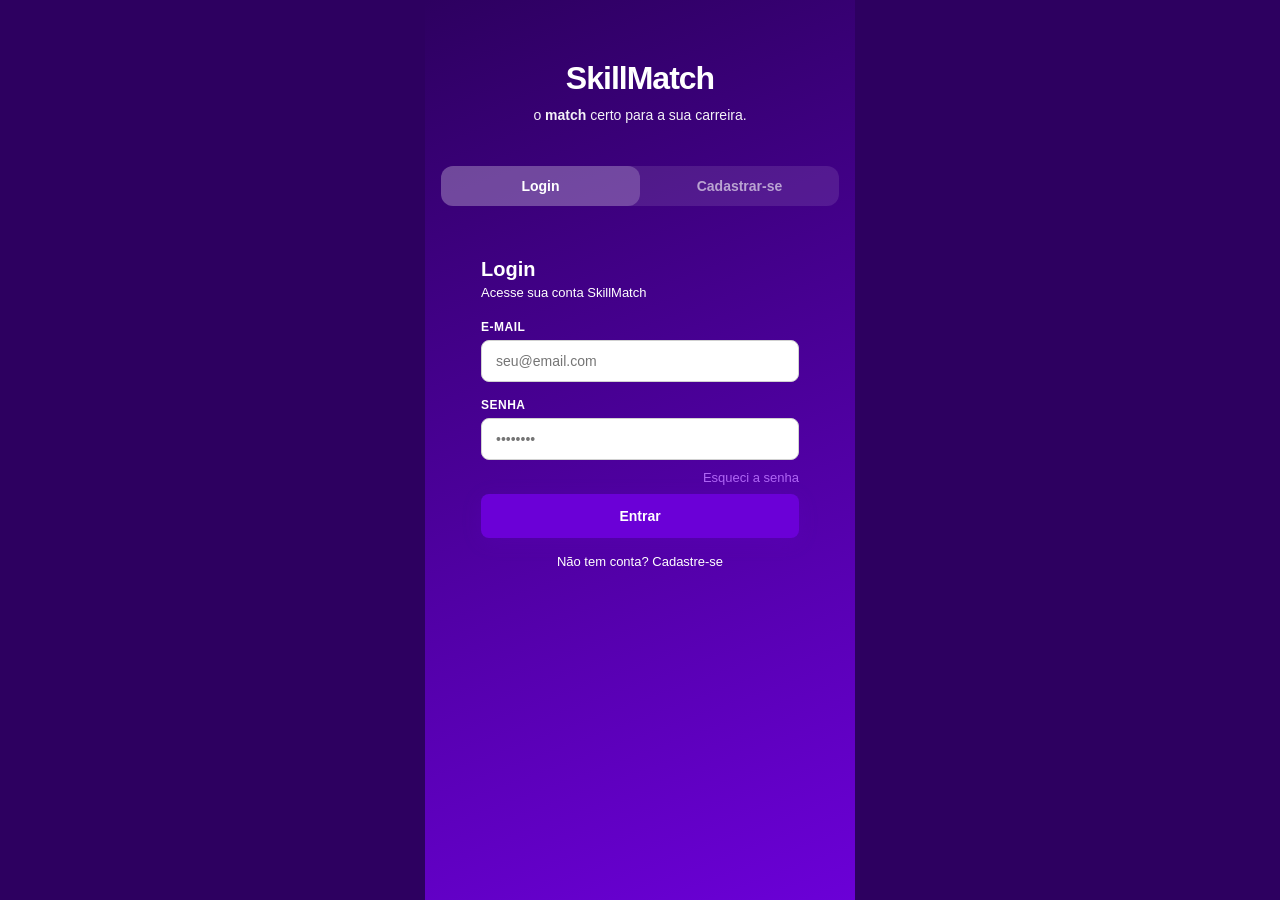
<file: frontend/index.html>
<!DOCTYPE html>
<html lang="pt-BR">
<head>
  <meta charset="UTF-8" />
  <meta name="viewport" content="width=device-width, initial-scale=1.0" />
  <title>SkillMatch</title>
  <link rel="icon" href="/frontend/img/iconSkillMatch.png" type="image/png">
  <link rel="stylesheet" href="/frontend/css/style.css" />
  <style>
    .auth-shell {
      max-width: 430px; margin: 0 auto; min-height: 100vh;
      background: linear-gradient(160deg, #2D0060 0%, #6B00D7 100%);
      display: flex; flex-direction: column;
    }
    .auth-top {
      padding: 60px 24px 40px;
      display: flex; flex-direction: column; align-items: center; gap: 8px;
    }
    .auth-top .logo-big { font-size: 32px; font-weight: 800; letter-spacing: -1px; }
    .auth-top .logo-big span { color: #ffffff; }
    .auth-top .tagline { font-size: 14px; text-align: center; }
    .tabs { display: flex; background: rgba(255,255,255,0.1); border-radius: 12px; margin: 0 16px; }
    .tab-btn {
      flex: 1; padding: 12px; border: none; background: none; color: rgba(255,255,255,0.6);
      font-size: 14px; font-weight: 600; cursor: pointer; border-radius: 12px;
      transition: all 0.2s;
    }
    .tab-btn.active { background: rgba(255,255,255,0.2); color: #fff; }
    .auth-form { padding: 24px 16px 40px; }
    .form-panel { display: none; }
    .form-panel.active { display: block; }
    .forgot-link { text-align: right; margin-top: -8px; margin-bottom: 8px; }
    .forgot-link a { color: #B066F5; font-size: 13px; text-decoration: none; }
  </style>
</head>
<body>
<div class="auth-shell">
  <div class="auth-top">
    <div class="logo-big">Skill<span>Match</span></div>
    <p class="tagline">o <strong>match</strong> certo para a sua carreira.</p>
  </div>

  <div class="tabs">
    <button class="tab-btn active" onclick="switchTab('login')">Login</button>
    <button class="tab-btn" onclick="switchTab('cadastro')">Cadastrar-se</button>
  </div>

  <div class="auth-form">
    <!-- LOGIN -->
    <div id="panel-login" class="form-panel active">
      <div class="card">
        <h2>Login</h2>
        <p>Acesse sua conta SkillMatch</p>
        <form id="form-login">
          <div class="field">
            <label>E-mail</label>
            <input type="email" id="login-email" required placeholder="seu@email.com" />
          </div>
          <div class="field">
            <label>Senha</label>
            <input type="password" id="login-senha" required placeholder="••••••••" />
          </div>
          <div class="forgot-link"><a href="pages/recuperar-senha.html">Esqueci a senha</a></div>
          <button type="submit" class="btn btn-primary">Entrar</button>
          <p class="text-center mt-16 text-sm">
            Não tem conta? <a class="link" href="#" onclick="switchTab('cadastro')">Cadastre-se</a>
          </p>
        </form>
      </div>
    </div>

    <!-- CADASTRO -->
    <div id="panel-cadastro" class="form-panel">
      <div class="card">
        <h2>Cadastrar-se</h2>
        <p>Crie sua conta e comece a gerar currículos</p>
        <form id="form-cadastro">
          <div class="field">
            <label>Nome completo</label>
            <input type="text" id="cad-nome" required placeholder="Joana Souza" />
          </div>
          <div class="field">
            <label>E-mail</label>
            <input type="email" id="cad-email" required placeholder="seu@email.com" />
          </div>
          <div class="field">
            <label>Senha</label>
            <input type="password" id="cad-senha" required placeholder="Mínimo 6 caracteres" minlength="6" />
          </div>
          <div class="field">
            <label>Confirmar senha</label>
            <input type="password" id="cad-confirma" required placeholder="Repita a senha" />
          </div>
          <button type="submit" class="btn btn-primary">Criar conta</button>
          <p class="text-center mt-16 text-sm">
            Já tem conta? <a class="link" href="#" onclick="switchTab('login')">Fazer login</a>
          </p>
        </form>
      </div>
    </div>
  </div>
</div>

<script src="js/api.js"></script>
<script>
  // Redireciona se já logado
  if (api.isLoggedIn()) window.location.href = 'app.html';

  function switchTab(tab) {
    document.querySelectorAll('.tab-btn').forEach((b, i) =>
      b.classList.toggle('active', (i === 0 && tab === 'login') || (i === 1 && tab === 'cadastro')));
    document.getElementById('panel-login').classList.toggle('active', tab === 'login');
    document.getElementById('panel-cadastro').classList.toggle('active', tab === 'cadastro');
  }

  document.getElementById('form-login').addEventListener('submit', async (e) => {
    e.preventDefault();
    const btn = e.target.querySelector('button');
    btn.disabled = true; btn.textContent = 'Entrando...';
    try {
      await api.login(
        document.getElementById('login-email').value,
        document.getElementById('login-senha').value
      );
      window.location.href = 'app.html';
    } catch (err) {
      showToast(err.message, 'error');
      btn.disabled = false; btn.textContent = 'Entrar';
    }
  });

  document.getElementById('form-cadastro').addEventListener('submit', async (e) => {
    e.preventDefault();
    if (document.getElementById('cad-senha').value !== document.getElementById('cad-confirma').value) {
      showToast('As senhas não coincidem.', 'error'); return;
    }
    const btn = e.target.querySelector('button');
    btn.disabled = true; btn.textContent = 'Criando conta...';
    try {
      await api.register(
        document.getElementById('cad-nome').value,
        document.getElementById('cad-email').value,
        document.getElementById('cad-senha').value
      );
      window.location.href = 'app.html';
    } catch (err) {
      showToast(err.message, 'error');
      btn.disabled = false; btn.textContent = 'Criar conta';
    }
  });
</script>
</body>
</html>
</file>
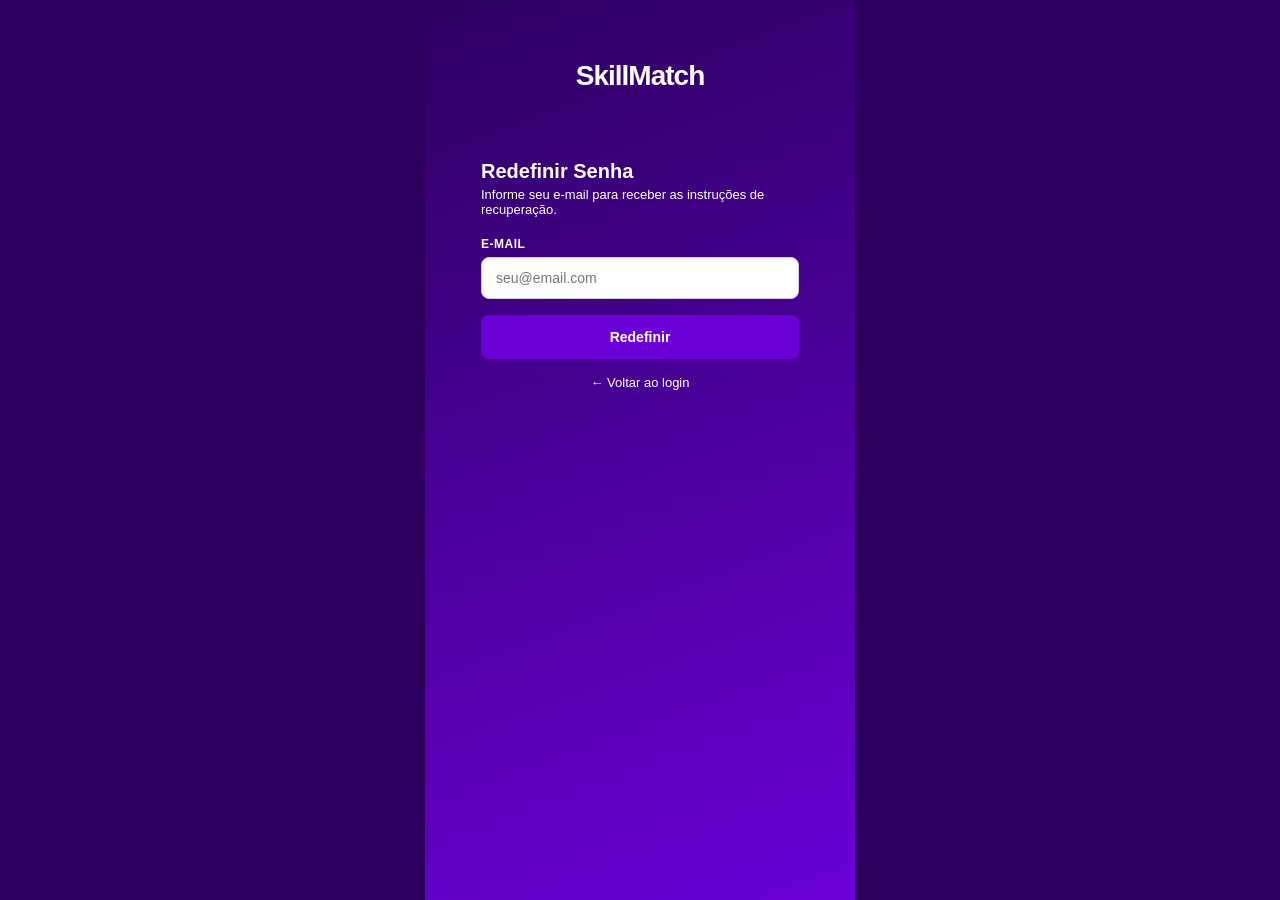
<file: frontend/pages/recuperar-senha.html>
<!DOCTYPE html>
<html lang="pt-BR">
<head>
  <meta charset="UTF-8" />
  <meta name="viewport" content="width=device-width, initial-scale=1.0" />
  <title>SkillMatch — Recuperar Senha</title>
  <link rel="icon" href="/img/iconSkillMatch.png" type="image/png">  
  <link rel="stylesheet" href="/frontend/css/style.css" />
  <style>
    .auth-shell { max-width:430px;margin:0 auto;min-height:100vh;background:linear-gradient(160deg,#2D0060 0%,#6B00D7 100%);display:flex;flex-direction:column; }
    .auth-top { padding:60px 24px 40px;display:flex;flex-direction:column;align-items:center;gap:8px; }
    .logo-big { font-size:28px;font-weight:800;letter-spacing:-1px; }
    .logo-big span { color:#ffffff; }
  </style>
</head>
<body>
<div class="auth-shell">
  <div class="auth-top">
    <div class="logo-big">Skill<span>Match</span></div>
  </div>

  <div style="padding:0 16px">
    <!-- Step 1: Inserir email -->
    <div id="step-email" class="card">
      <h2>Redefinir Senha</h2>
      <p>Informe seu e-mail para receber as instruções de recuperação.</p>
      <div class="field"><label>E-mail</label><input type="email" id="email-rec" placeholder="seu@email.com" /></div>
      <button class="btn btn-primary" onclick="enviarCodigo()">Redefinir</button>
      <p class="text-center mt-16 text-sm"><a class="link" href="../index.html">← Voltar ao login</a></p>
    </div>

    <!-- Step 2: Código de verificação -->
    <div id="step-codigo" class="card" style="display:none">
      <h2>Informe o Código</h2>
      <p>Foi enviado para o seu e-mail o código de verificação.</p>
      <div style="display:flex;gap:10px;justify-content:center;margin:20px 0">
        <input type="text" maxlength="1" class="codigo-input" style="width:48px;height:56px;text-align:center;font-size:24px;font-weight:700;border:2px solid #D1D1D1;border-radius:8px;color:#3D3D3D" oninput="autoTab(this,0)" />
        <input type="text" maxlength="1" class="codigo-input" style="width:48px;height:56px;text-align:center;font-size:24px;font-weight:700;border:2px solid #D1D1D1;border-radius:8px;color:#3D3D3D" oninput="autoTab(this,1)" />
        <input type="text" maxlength="1" class="codigo-input" style="width:48px;height:56px;text-align:center;font-size:24px;font-weight:700;border:2px solid #D1D1D1;border-radius:8px;color:#3D3D3D" oninput="autoTab(this,2)" />
        <input type="text" maxlength="1" class="codigo-input" style="width:48px;height:56px;text-align:center;font-size:24px;font-weight:700;border:2px solid #D1D1D1;border-radius:8px;color:#3D3D3D" oninput="autoTab(this,3)" />
      </div>
      <button class="btn btn-primary" onclick="verificarCodigo()">Enviar</button>
    </div>

    <!-- Step 3: Nova senha -->
    <div id="step-nova-senha" class="card" style="display:none">
      <h2>Nova Senha</h2>
      <p>Escolha uma nova senha para sua conta.</p>
      <div class="field"><label>Nova Senha</label><input type="password" id="nova-senha" placeholder="Mínimo 6 caracteres" minlength="6" /></div>
      <button class="btn btn-primary" onclick="redefinirSenha()">Redefinir</button>
    </div>

    <!-- Step 4: Sucesso -->
    <div id="step-sucesso" class="card" style="display:none;text-align:center">
      <p style="font-size:48px;margin-bottom:16px">✅</p>
      <h2>Sua senha foi redefinida com sucesso!</h2>
      <p>Agora você pode fazer login com sua nova senha.</p>
      <a href="../index.html" class="btn btn-primary mt-24" style="text-decoration:none;display:block">Fazer Login</a>
    </div>
  </div>
</div>

<script src="../js/api.js"></script>
<script>
  // Nota: fluxo de recuperação de senha via e-mail requer implementação
  // de serviço de e-mail no backend (SendGrid, SMTP, etc.) — Sprint futura.
  // Por ora, o frontend apresenta o fluxo visual completo conforme wireframes.

  function show(id) {
    ['step-email','step-codigo','step-nova-senha','step-sucesso'].forEach(s =>
      document.getElementById(s).style.display = s === id ? 'block' : 'none');
  }

  function enviarCodigo() {
    const email = document.getElementById('email-rec').value.trim();
    if (!email) { showToast('Informe seu e-mail.', 'error'); return; }
    // TODO: chamar endpoint de recuperação de senha quando implementado
    showToast('Código enviado para ' + email);
    show('step-codigo');
  }

  function autoTab(input, idx) {
    if (input.value.length === 1) {
      const inputs = document.querySelectorAll('.codigo-input');
      if (idx < inputs.length - 1) inputs[idx + 1].focus();
    }
  }

  function verificarCodigo() {
    // TODO: validar código com backend
    show('step-nova-senha');
  }

  function redefinirSenha() {
    const senha = document.getElementById('nova-senha').value;
    if (senha.length < 6) { showToast('Senha deve ter ao menos 6 caracteres.', 'error'); return; }
    // TODO: chamar endpoint de redefinição
    show('step-sucesso');
  }
</script>
</body>
</html>
</file>
<file: frontend/css/style.css>
/* ─────────────────────────────────────────────
   SkillMatch — Design System
   Paleta: roxo conforme wireframes
───────────────────────────────────────────── */
:root {
  --purple-dark:  #2D0060;
  --purple-main:  #6B00D7;
  --purple-mid:   #8B2AE8;
  --purple-light: #B066F5;
  --purple-bg:    #F3E8FF;
  --white:        #FFFFFF;
  --gray-100:     #F5F5F5;
  --gray-300:     #D1D1D1;
  --gray-500:     #7A7A7A;
  --gray-700:     #3D3D3D;
  --danger:       #E53935;
  --success:      #2E7D32;

  --radius-sm:    8px;
  --radius-md:    12px;
  --radius-lg:    20px;
  --shadow:       0 4px 20px rgba(107,0,215,0.15);
  --transition:   0.2s ease;
}

*, *::before, *::after { box-sizing: border-box; margin: 0; padding: 0; }

body {
  font-family: 'Inter', 'Segoe UI', sans-serif;
  background: var(--purple-dark);
  color: var(--white);
  min-height: 100vh;
}

/* ── Layout principal ── */
.app-shell {
  max-width: 430px;
  margin: 0 auto;
  min-height: 100vh;
  background: linear-gradient(160deg, var(--purple-dark) 0%, var(--purple-main) 100%);
  position: relative;
  display: flex;
  flex-direction: column;
}

/* ── Header ── */
.app-header {
  padding: 20px 24px 12px;
  display: flex;
  align-items: center;
  gap: 12px;
}
.app-header .logo { font-size: 22px; font-weight: 800; letter-spacing: -0.5px; }
.app-header .logo span { color: var(--white); }
.app-header .back-btn {
  background: none; border: none; color: var(--white);
  font-size: 20px; cursor: pointer; padding: 4px;
}

/* ── Cartão branco flutuante ── */
.card {
  border-radius: var(--radius-lg);
  padding: 28px 24px;
  color: var(--gray-700);
  margin: 0 16px;
}
.card h2 { font-size: 20px; font-weight: 700; color: var(--white); margin-bottom: 4px; }
.card p  { font-size: 13px; color: var(--white); margin-bottom: 20px; }

/* ── Campos de formulário ── */
.field { margin-bottom: 16px; }
.field label { display: block; font-size: 12px; font-weight: 600; color: var(--white); margin-bottom: 6px; text-transform: uppercase; letter-spacing: 0.5px; }
.field input,
.field select,
.field textarea {
  width: 100%;
  padding: 12px 14px;
  border: 1.5px solid var(--gray-300);
  border-radius: var(--radius-sm);
  font-size: 14px;
  color: var(--gray-700);
  background: var(--white);
  outline: none;
  transition: border-color var(--transition);
}
.field input:focus,
.field select:focus,
.field textarea:focus { border-color: var(--purple-main); }
.field textarea { resize: vertical; min-height: 90px; }
.field-row { display: grid; grid-template-columns: 1fr 1fr; gap: 12px; }

/* ── Botões ── */
.btn {
  display: inline-flex; align-items: center; justify-content: center; gap: 8px;
  padding: 14px 24px;
  border: none; border-radius: var(--radius-sm);
  font-size: 14px; font-weight: 600; cursor: pointer;
  transition: all var(--transition);
  width: 100%;
}
.btn-primary { background: var(--purple-main); color: var(--white); }
.btn-primary:hover { background: var(--purple-mid); transform: translateY(-1px); box-shadow: var(--shadow); }
.btn-ghost { background: rgba(255,255,255,0.15); color: var(--white); }
.btn-ghost:hover { background: rgba(255,255,255,0.25); }
.btn-danger { background: var(--danger); color: var(--white); }
.btn-sm { padding: 8px 16px; font-size: 13px; width: auto; }
.btn:disabled { opacity: 0.5; cursor: not-allowed; transform: none; }

/* ── Link ── */
.link { color: var(--white); text-decoration: none; font-size: 13px; font-weight: 500; }
.link:hover { text-decoration: underline; }

/* ── Navegação inferior ── */
.bottom-nav {
  position: fixed;
  bottom: 0; left: 50%;
  transform: translateX(-50%);
  width: 100%; max-width: 430px;
  background: rgba(20,0,50,0.95);
  backdrop-filter: blur(12px);
  display: flex;
  border-top: 1px solid rgba(255,255,255,0.1);
  z-index: 100;
}
.bottom-nav a {
  flex: 1; display: flex; flex-direction: column; align-items: center;
  padding: 12px 8px; text-decoration: none;
  color: rgba(255,255,255,0.5); font-size: 11px; gap: 4px;
  transition: color var(--transition);
}
.bottom-nav a.active, .bottom-nav a:hover { color: var(--purple-light); }
.bottom-nav a svg { width: 22px; height: 22px; }

/* ── Tags / chips ── */
.tags-container { display: flex; flex-wrap: wrap; gap: 8px; }
.tag {
  display: inline-flex; align-items: center; gap: 6px;
  padding: 6px 12px; border-radius: 999px;
  font-size: 13px; font-weight: 500; cursor: pointer;
  border: 1.5px solid var(--purple-light);
  color: var(--purple-main); background: var(--purple-bg);
  transition: all var(--transition);
}
.tag.active { background: var(--purple-main); color: var(--white); border-color: var(--purple-main); }
.tag .remove { font-size: 16px; line-height: 1; opacity: 0.7; }

/* ── Passo a passo (perfil âncora) ── */
.steps-bar { display: flex; gap: 6px; padding: 16px 24px 0; }
.step-dot {
  flex: 1; height: 6px; border-radius: 999px;
  background: rgba(255,255,255,0.25);
  transition: background var(--transition);
}
.step-dot.done   { background: var(--purple-light); }
.step-dot.active { background: var(--white); }

/* ── Seção editável do CV ── */
.cv-section {
  background: var(--white);
  border-radius: var(--radius-md);
  margin-bottom: 12px;
  overflow: hidden;
}
.cv-section-header {
  display: flex; align-items: center; justify-content: space-between;
  padding: 14px 16px;
  background: var(--purple-bg);
}
.cv-section-header h3 { font-size: 14px; font-weight: 700; color: var(--purple-main); }
.cv-section-header .edit-badge {
  font-size: 11px; color: var(--purple-light);
  background: var(--purple-main); padding: 2px 8px; border-radius: 999px;
}
.cv-section-body { padding: 14px 16px; color: var(--gray-700); font-size: 14px; }

/* ── Card de histórico ── */
.history-card {
  background: rgba(255,255,255,0.1);
  border-radius: var(--radius-md);
  padding: 16px;
  margin-bottom: 12px;
  cursor: pointer;
  transition: background var(--transition);
  border: 1px solid rgba(255,255,255,0.1);
}
.history-card:hover { background: rgba(255,255,255,0.18); }
.history-card .title { font-size: 15px; font-weight: 600; }
.history-card .meta  { font-size: 12px; opacity: 0.7; margin-top: 4px; }
.history-card .badge-edited {
  display: inline-block; margin-top: 6px;
  font-size: 11px; background: rgba(255,255,255,0.2);
  padding: 2px 8px; border-radius: 999px;
}

/* ── Alerta/Toast ── */
.toast {
  position: fixed; top: 20px; left: 50%; transform: translateX(-50%);
  padding: 12px 24px; border-radius: var(--radius-sm);
  font-size: 14px; font-weight: 500; z-index: 9999;
  animation: slideDown 0.3s ease;
  max-width: 380px; text-align: center;
}
.toast.success { background: var(--success); color: var(--white); }
.toast.error   { background: var(--danger); color: var(--white); }
@keyframes slideDown { from { opacity: 0; transform: translateX(-50%) translateY(-10px); } to { opacity: 1; transform: translateX(-50%) translateY(0); } }

/* ── Loading spinner ── */
.spinner {
  width: 40px; height: 40px;
  border: 3px solid rgba(255,255,255,0.2);
  border-top-color: var(--white);
  border-radius: 50%;
  animation: spin 0.8s linear infinite;
  margin: 0 auto;
}
@keyframes spin { to { transform: rotate(360deg); } }

.loading-overlay {
  position: fixed; inset: 0;
  background: rgba(20,0,50,0.85);
  display: flex; flex-direction: column;
  align-items: center; justify-content: center;
  gap: 16px; z-index: 9998;
}
.loading-overlay p { color: var(--white); font-size: 15px; opacity: 0.9; }

/* ── Tela principal ── */
.home-hero {
  padding: 24px 24px 10px;
  display: flex;
  flex-direction: column;
  align-items: center;
  gap: 14px;
  text-align: center;
  flex: 1;
}
.avatar {
  width: 80px;
  height: 80px;
  border-radius: 50%;
  background: var(--purple-mid);
  display: flex;
  align-items: center;
  justify-content: center;
  font-size: 32px;
  font-weight: 700;
  color: var(--white);
}
.hero-text {
  display: flex;
  flex-direction: column;
  align-items: center;
  gap: 8px;
}
.home-hero .greeting {
  font-size: 13px;
  opacity: 0.7;
}
.home-hero .name {
  font-size: 28px;
  font-weight: 700;
  letter-spacing: -0.5px;
}
.tagline {
  padding: 0 24px;
  font-size: 15px;
  margin: 0;
  line-height: 1.5;
  opacity: 0.95;
}
.home-actions {
  padding: 8px 16px 20px;
  display: grid;
  grid-template-columns: repeat(2, minmax(0, 1fr));
  gap: 14px;
  margin-top: -90px;
  position: relative;
  z-index: 2;
}

.home-actions > :nth-child(3) {
  grid-column: 1 / -1;
}

/* ── Botões especiais da home ── */
.btn-large {
  display: inline-flex;
  flex-direction: column;
  align-items: center;
  justify-content: center;
  gap: 14px;
  padding: 22px 20px;
  font-size: 15px;
  font-weight: 700;
  border-radius: 22px;
  min-height: 120px;
  text-align: center;
  box-shadow: var(--shadow);
  transition: transform var(--transition), box-shadow var(--transition), background var(--transition);
}
.btn-large .btn-icon {
  display: inline-flex;
  align-items: center;
  justify-content: center;
  width: 52px;
  height: 52px;
  border-radius: 50%;
  background: rgba(255, 255, 255, 0.18);
}
.btn-large .btn-icon svg,
.btn-large .btn-icon img {
  width: 28px;
  height: 28px;
  object-fit: contain;
}
.btn-large:hover {
  transform: translateY(-2px);
}
.btn-secondary,
.btn-primary {
  box-shadow: var(--shadow);
}
.btn-primary.btn-large,
.btn-secondary {
  border: 1px solid rgba(255, 255, 255, 0.22);
  background: rgba(255, 255, 255, 0.12);
  color: var(--white);
}
.btn-secondary:hover,
.btn-primary.btn-large:hover {
  background: rgba(255, 255, 255, 0.23);
}

.btn-history {
  padding: 14px 24px;
  font-size: 14px;
  font-weight: 600;
  border-radius: var(--radius-sm);
  background: rgba(255, 255, 255, 0.1);
  color: var(--white);
  border: 1px solid rgba(255, 255, 255, 0.15);
  width: 100%;
  transition: all var(--transition);
}
.btn-history:hover {
  background: rgba(255, 255, 255, 0.15);
  transform: translateY(-1px);
}

/* ── Utilitários ── */
.mt-8  { margin-top: 8px; }
.mt-16 { margin-top: 16px; }
.mt-24 { margin-top: 24px; }
.mb-16 { margin-bottom: 16px; }
.text-center { text-align: center; }
.text-sm { font-size: 13px; }
.text-muted { opacity: 0.65; }
.divider { border: none; border-top: 1px solid var(--gray-300); margin: 16px 0; }
.pb-nav { padding-bottom: 50%; } /* espaço para nav inferior */

/* ── Badge ── */
.badge {
  display: inline-block;
  background: rgba(176,102,245,0.2);
  color: #B066F5;
  padding: 6px 12px;
  border-radius: 20px;
  font-size: 13px;
  font-weight: 500;
  border: 1px solid rgba(176,102,245,0.3);
}
</file>
